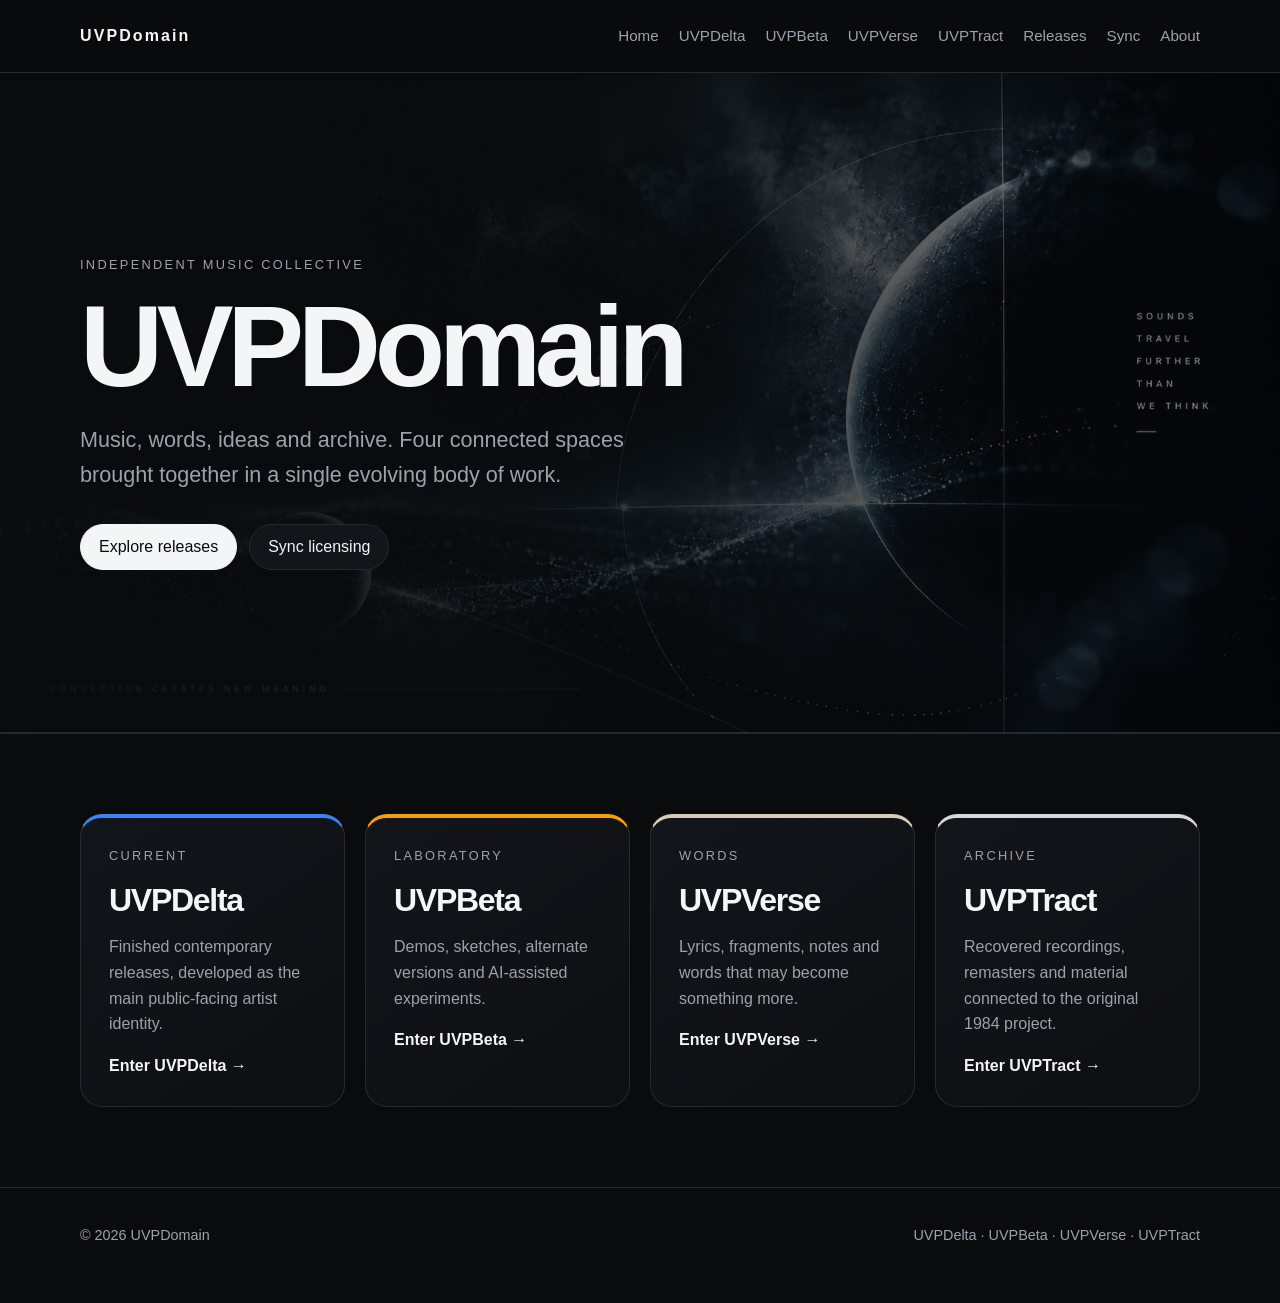
<file: index.html>
<!doctype html>
<html lang="en">
<head>
  <meta charset="utf-8">
  <meta name="viewport" content="width=device-width, initial-scale=1">
  <meta name="description" content="Home — UVPDomain">
  <title>Home | UVPDomain</title>
  <link rel="stylesheet" href="css/style.css">
  <link rel="stylesheet" href="css/hero.css">
</head>
<body>

<header class="site-header">
  <div class="container header-inner">
    <a class="brand" href="index.html" aria-current="page">UVPDomain</a>
    <nav aria-label="Main navigation">
      <a href="index.html">Home</a>
      <a href="delta.html">UVPDelta</a>
      <a href="beta.html">UVPBeta</a>
      <a href="verse.html">UVPVerse</a>
      <a href="tract.html">UVPTract</a>
      <a href="releases.html">Releases</a>
      <a href="sync.html">Sync</a>
      <a href="about.html">About</a>
    </nav>
  </div>
</header>

<main>

<section class="hero">
  <div class="container">
    <div class="eyebrow">Independent music collective</div>
    <h1>UVPDomain</h1>
    <p class="lead">
      Music, words, ideas and archive. Four connected spaces brought
      together in a single evolving body of work.
    </p>

    <div class="actions">
      <a class="button primary" href="releases.html">Explore releases</a>
      <a class="button" href="sync.html">Sync licensing</a>
    </div>
  </div>
</section>

<section class="section">
  <div class="container">
    <div class="grid four">

      <article class="card delta">
        <div class="eyebrow">Current</div>
        <h2>UVPDelta</h2>
        <p>
          Finished contemporary releases, developed as the main
          public-facing artist identity.
        </p>
        <a href="delta.html">Enter UVPDelta →</a>
      </article>

      <article class="card beta">
        <div class="eyebrow">Laboratory</div>
        <h2>UVPBeta</h2>
        <p>
          Demos, sketches, alternate versions and AI-assisted experiments.
        </p>
        <a href="beta.html">Enter UVPBeta →</a>
      </article>

      <article class="card verse">
        <div class="eyebrow">Words</div>
        <h2>UVPVerse</h2>
        <p>
          Lyrics, fragments, notes and words that may become something more.
        </p>
        <a href="verse.html">Enter UVPVerse →</a>
      </article>

      <article class="card tract">
        <div class="eyebrow">Archive</div>
        <h2>UVPTract</h2>
        <p>
          Recovered recordings, remasters and material connected to
          the original 1984 project.
        </p>
        <a href="tract.html">Enter UVPTract →</a>
      </article>

    </div>
  </div>
</section>

</main>

<footer>
  <div class="container footer-inner">
    <span>© 2026 UVPDomain</span>
    <span>UVPDelta · UVPBeta · UVPVerse · UVPTract</span>
  </div>
</footer>

</body>
</html>
</file>
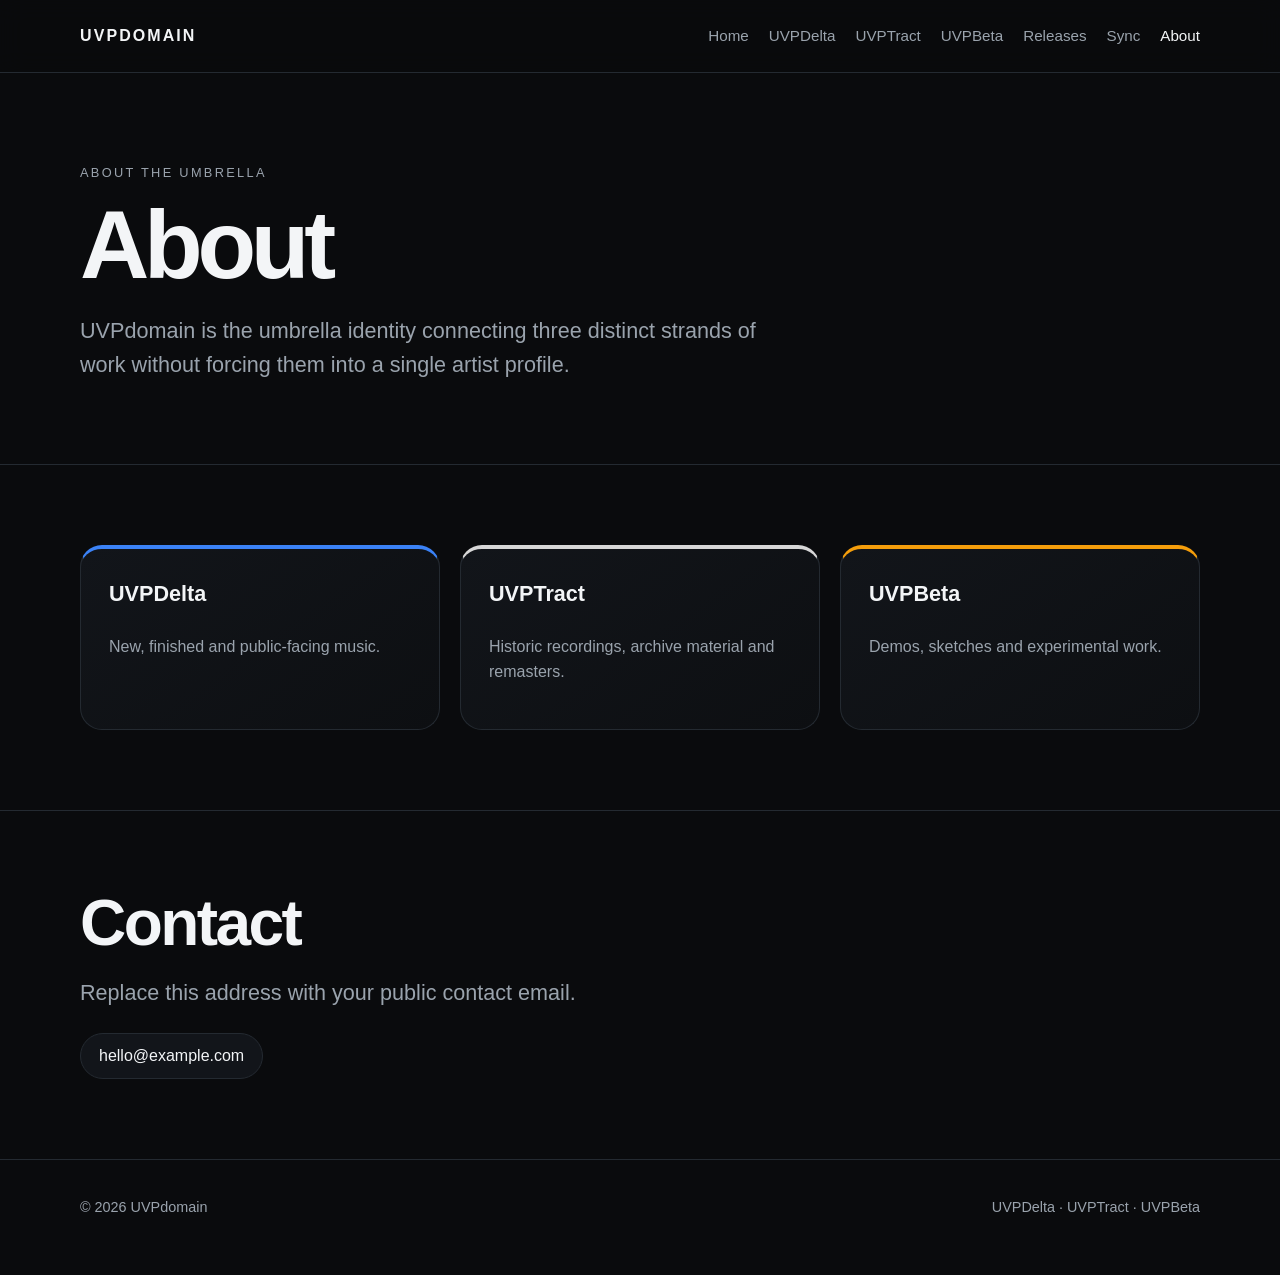
<file: about.html>
<!doctype html>
<html lang="en">
<head>
  <meta charset="utf-8">
  <meta name="viewport" content="width=device-width, initial-scale=1">
  <meta name="description" content="About — UVPdomain">
  <title>About | UVPdomain</title>
  <link rel="stylesheet" href="css/style.css">
</head>
<body>

<header class="site-header">
  <div class="container header-inner">
    <a class="brand" href="index.html">UVPDOMAIN</a>
    <nav aria-label="Main navigation">
      <a href="index.html">Home</a>
      <a href="delta.html">UVPDelta</a>
      <a href="tract.html">UVPTract</a>
      <a href="beta.html">UVPBeta</a>
      <a href="releases.html">Releases</a>
      <a href="sync.html">Sync</a>
      <a href="about.html" aria-current="page">About</a>
    </nav>
  </div>
</header>

<main>

<section class="page-hero">
  <div class="container">
    <div class="eyebrow">About the umbrella</div>
    <h1>About</h1>
    <p class="lead">UVPdomain is the umbrella identity connecting three distinct strands of work without forcing them into a single artist profile.</p>
  </div>
</section>
<section class="section">
  <div class="container grid three">
    <article class="card delta"><h3>UVPDelta</h3><p>New, finished and public-facing music.</p></article>
    <article class="card tract"><h3>UVPTract</h3><p>Historic recordings, archive material and remasters.</p></article>
    <article class="card beta"><h3>UVPBeta</h3><p>Demos, sketches and experimental work.</p></article>
  </div>
</section>
<section class="section">
  <div class="container">
    <h2>Contact</h2>
    <p class="lead">Replace this address with your public contact email.</p>
    <a class="button" href="mailto:hello@example.com">hello@example.com</a>
  </div>
</section>

</main>

<footer>
  <div class="container footer-inner">
    <span>© 2026 UVPdomain</span>
    <span>UVPDelta · UVPTract · UVPBeta</span>
  </div>
</footer>

</body>
</html>
</file>
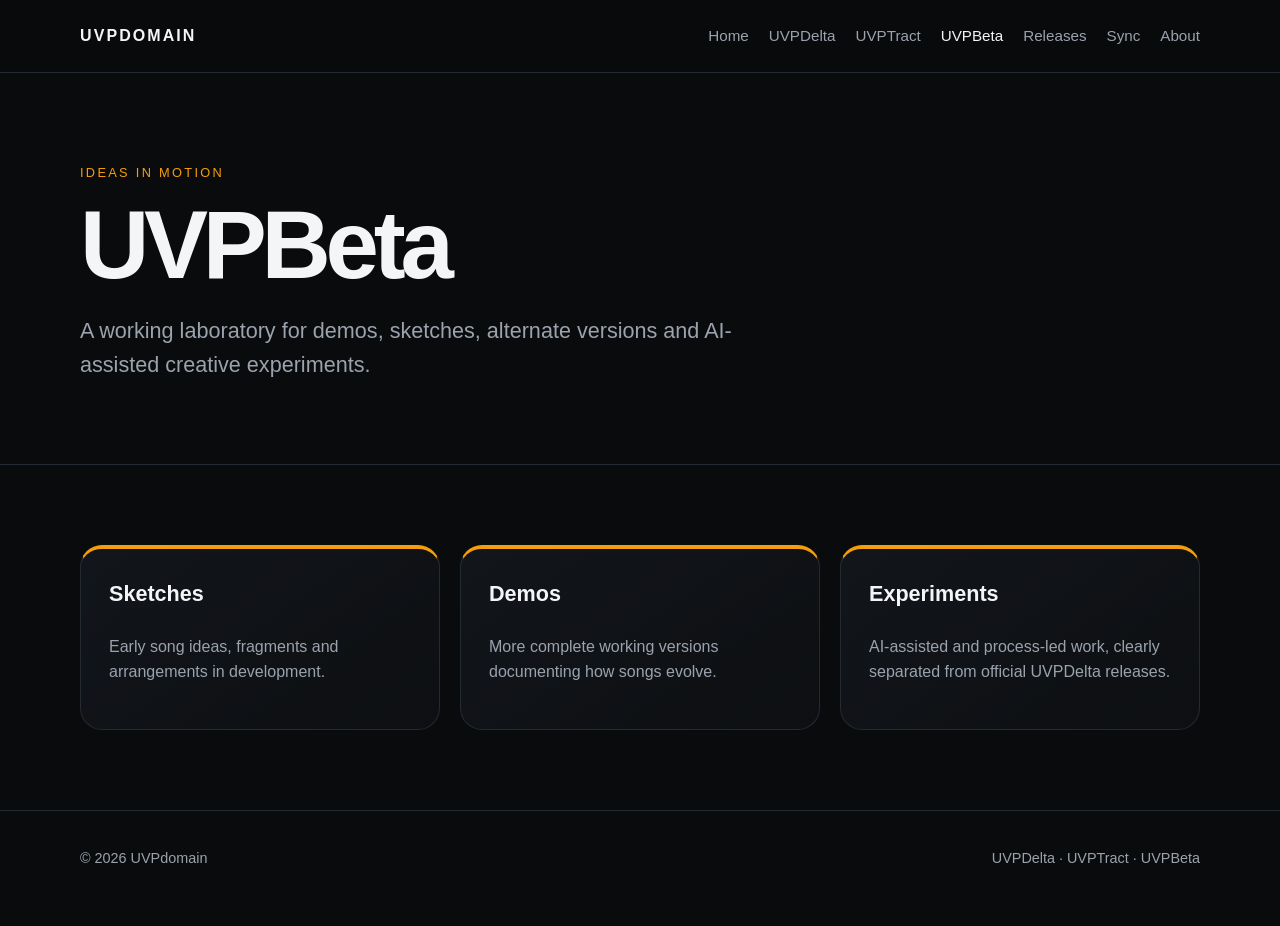
<file: beta.html>
<!doctype html>
<html lang="en">
<head>
  <meta charset="utf-8">
  <meta name="viewport" content="width=device-width, initial-scale=1">
  <meta name="description" content="UVPBeta — UVPdomain">
  <title>UVPBeta | UVPdomain</title>
  <link rel="stylesheet" href="css/style.css">
</head>
<body>

<header class="site-header">
  <div class="container header-inner">
    <a class="brand" href="index.html">UVPDOMAIN</a>
    <nav aria-label="Main navigation">
      <a href="index.html">Home</a>
      <a href="delta.html">UVPDelta</a>
      <a href="tract.html">UVPTract</a>
      <a href="beta.html" aria-current="page">UVPBeta</a>
      <a href="releases.html">Releases</a>
      <a href="sync.html">Sync</a>
      <a href="about.html">About</a>
    </nav>
  </div>
</header>

<main>

<section class="page-hero">
  <div class="container">
    <div class="eyebrow accent-beta">Ideas in motion</div>
    <h1>UVPBeta</h1>
    <p class="lead">A working laboratory for demos, sketches, alternate versions and AI-assisted creative experiments.</p>
  </div>
</section>
<section class="section">
  <div class="container grid three">
    <article class="card beta"><h3>Sketches</h3><p>Early song ideas, fragments and arrangements in development.</p></article>
    <article class="card beta"><h3>Demos</h3><p>More complete working versions documenting how songs evolve.</p></article>
    <article class="card beta"><h3>Experiments</h3><p>AI-assisted and process-led work, clearly separated from official UVPDelta releases.</p></article>
  </div>
</section>

</main>

<footer>
  <div class="container footer-inner">
    <span>© 2026 UVPdomain</span>
    <span>UVPDelta · UVPTract · UVPBeta</span>
  </div>
</footer>

</body>
</html>
</file>
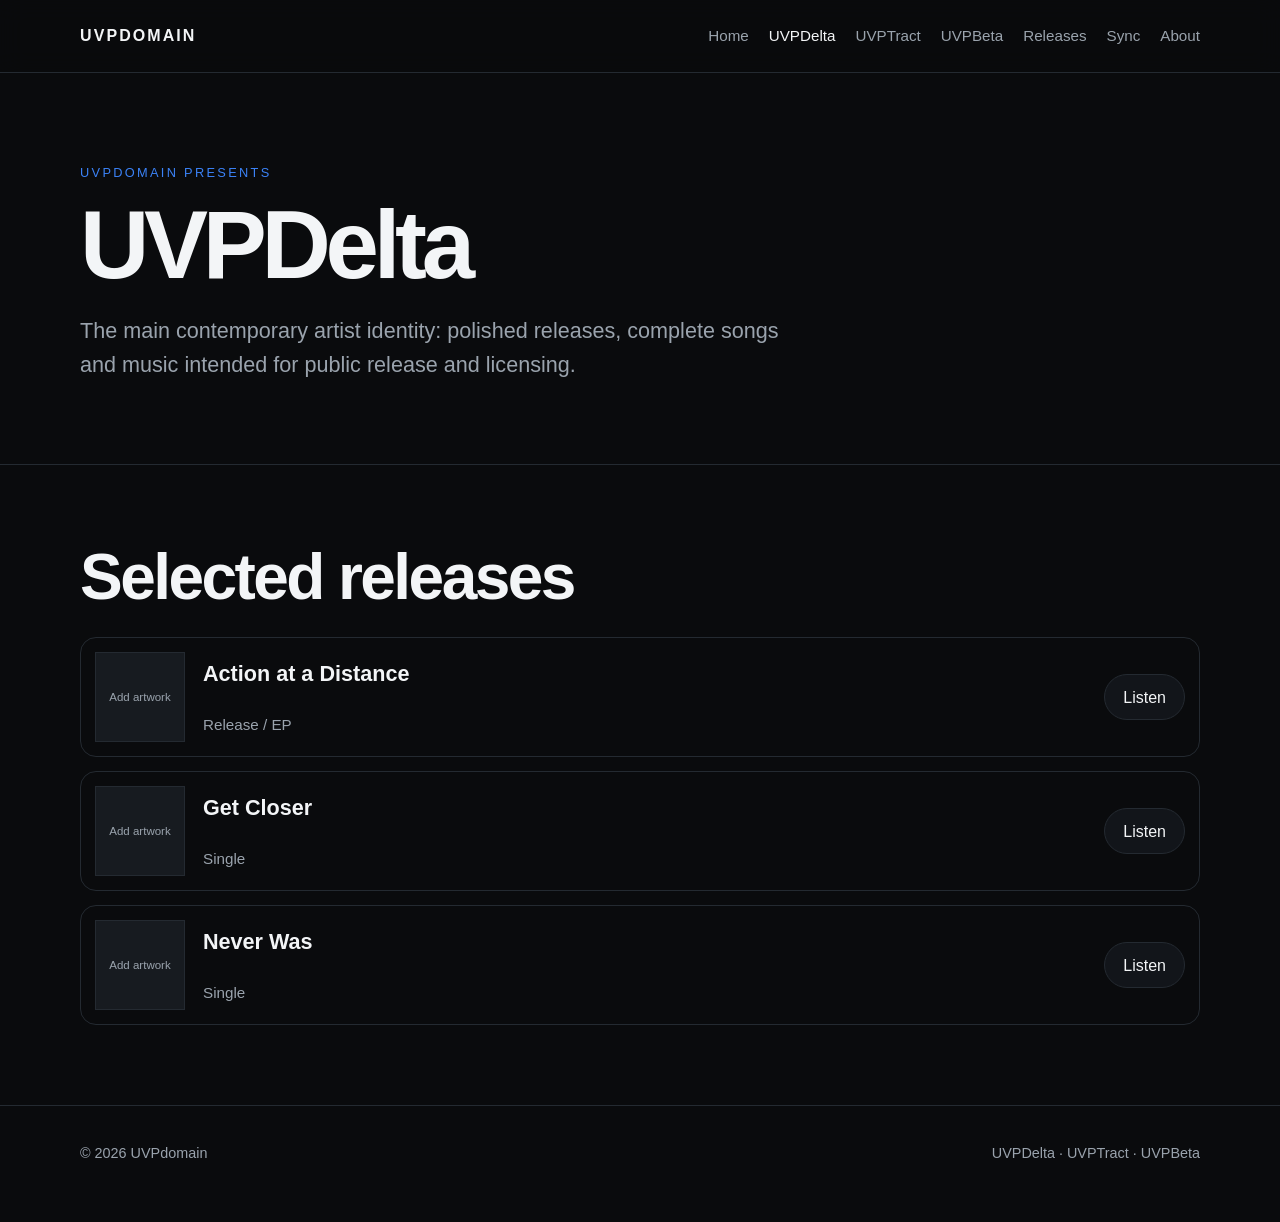
<file: delta.html>
<!doctype html>
<html lang="en">
<head>
  <meta charset="utf-8">
  <meta name="viewport" content="width=device-width, initial-scale=1">
  <meta name="description" content="UVPDelta — UVPdomain">
  <title>UVPDelta | UVPdomain</title>
  <link rel="stylesheet" href="css/style.css">
</head>
<body>

<header class="site-header">
  <div class="container header-inner">
    <a class="brand" href="index.html">UVPDOMAIN</a>
    <nav aria-label="Main navigation">
      <a href="index.html">Home</a>
      <a href="delta.html" aria-current="page">UVPDelta</a>
      <a href="tract.html">UVPTract</a>
      <a href="beta.html">UVPBeta</a>
      <a href="releases.html">Releases</a>
      <a href="sync.html">Sync</a>
      <a href="about.html">About</a>
    </nav>
  </div>
</header>

<main>

<section class="page-hero">
  <div class="container">
    <div class="eyebrow accent-delta">UVPdomain presents</div>
    <h1>UVPDelta</h1>
    <p class="lead">The main contemporary artist identity: polished releases, complete songs and music intended for public release and licensing.</p>
  </div>
</section>
<section class="section">
  <div class="container">
    <h2>Selected releases</h2>
    <div class="release-list">
      <article class="release">
        <div class="artwork-placeholder">Add artwork</div>
        <div><h3>Action at a Distance</h3><div class="meta">Release / EP</div></div>
        <a class="button" href="#">Listen</a>
      </article>
      <article class="release">
        <div class="artwork-placeholder">Add artwork</div>
        <div><h3>Get Closer</h3><div class="meta">Single</div></div>
        <a class="button" href="#">Listen</a>
      </article>
      <article class="release">
        <div class="artwork-placeholder">Add artwork</div>
        <div><h3>Never Was</h3><div class="meta">Single</div></div>
        <a class="button" href="#">Listen</a>
      </article>
    </div>
  </div>
</section>

</main>

<footer>
  <div class="container footer-inner">
    <span>© 2026 UVPdomain</span>
    <span>UVPDelta · UVPTract · UVPBeta</span>
  </div>
</footer>

</body>
</html>
</file>
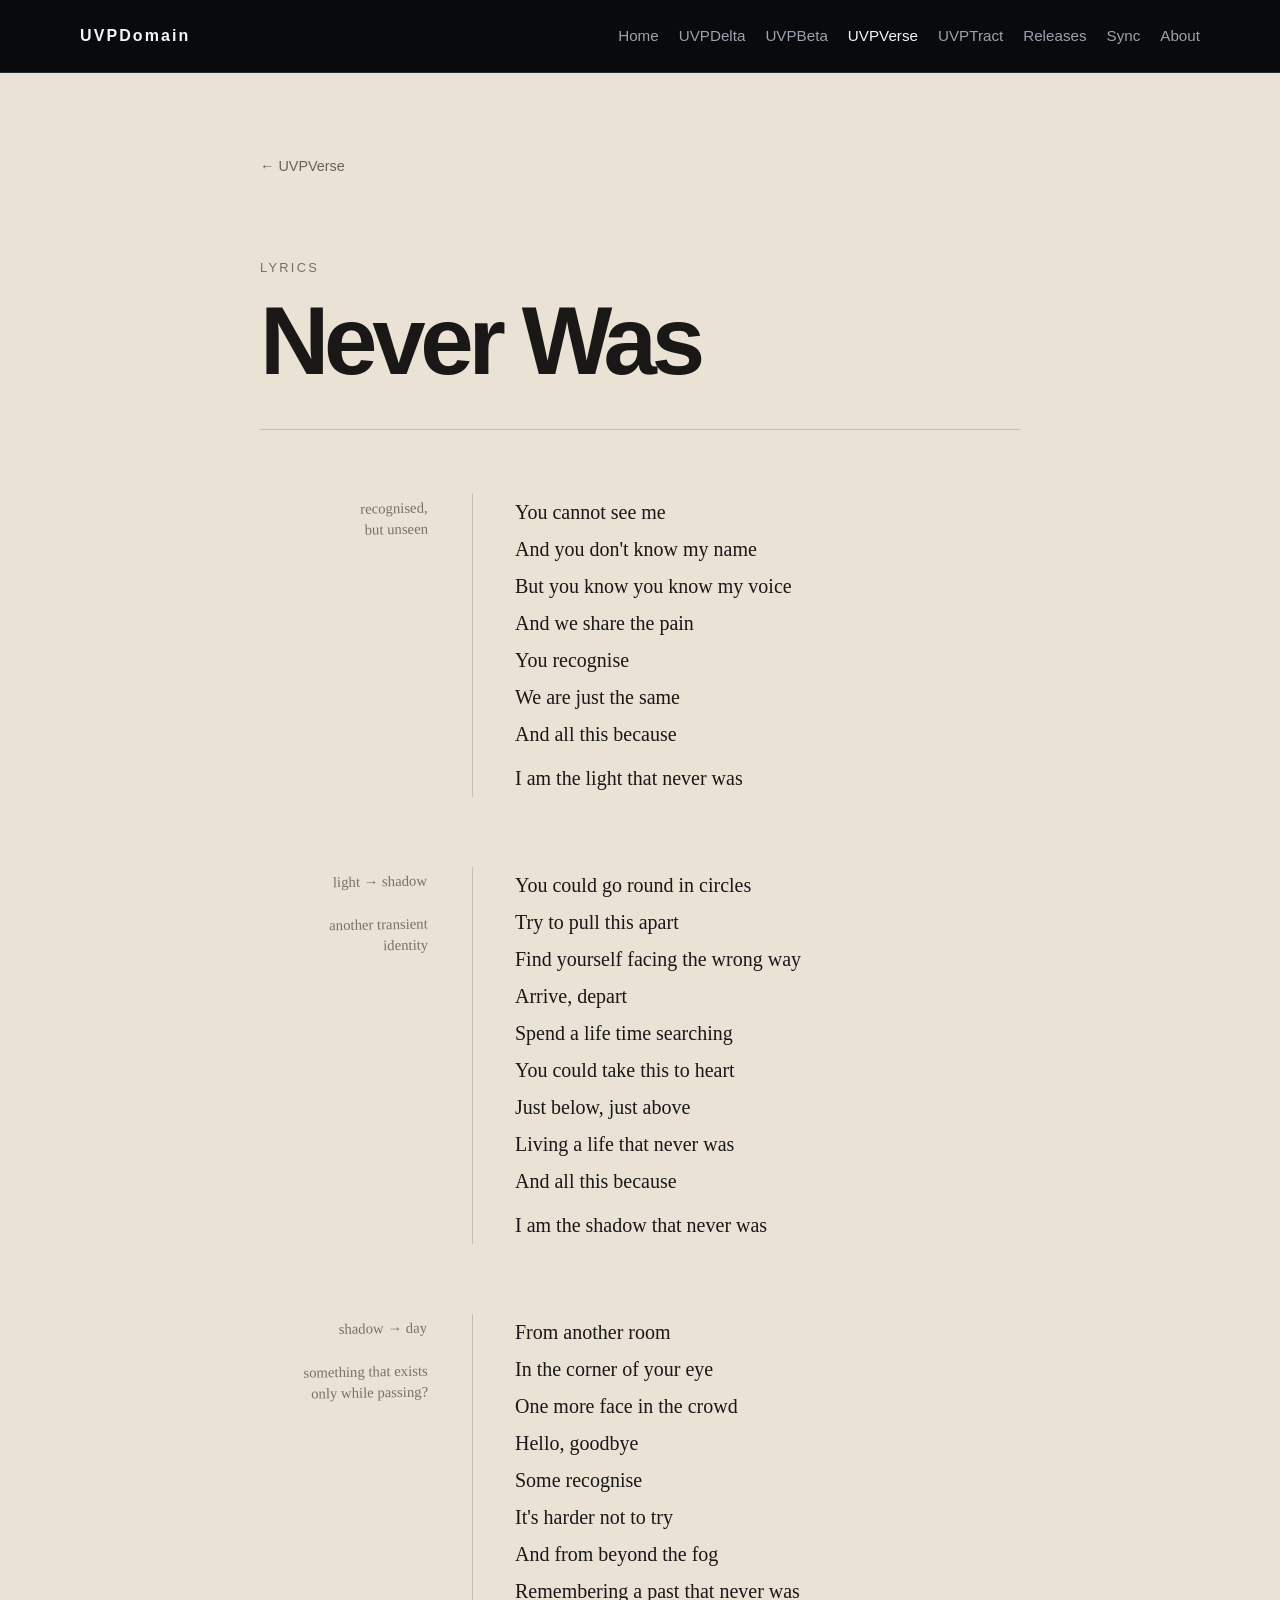
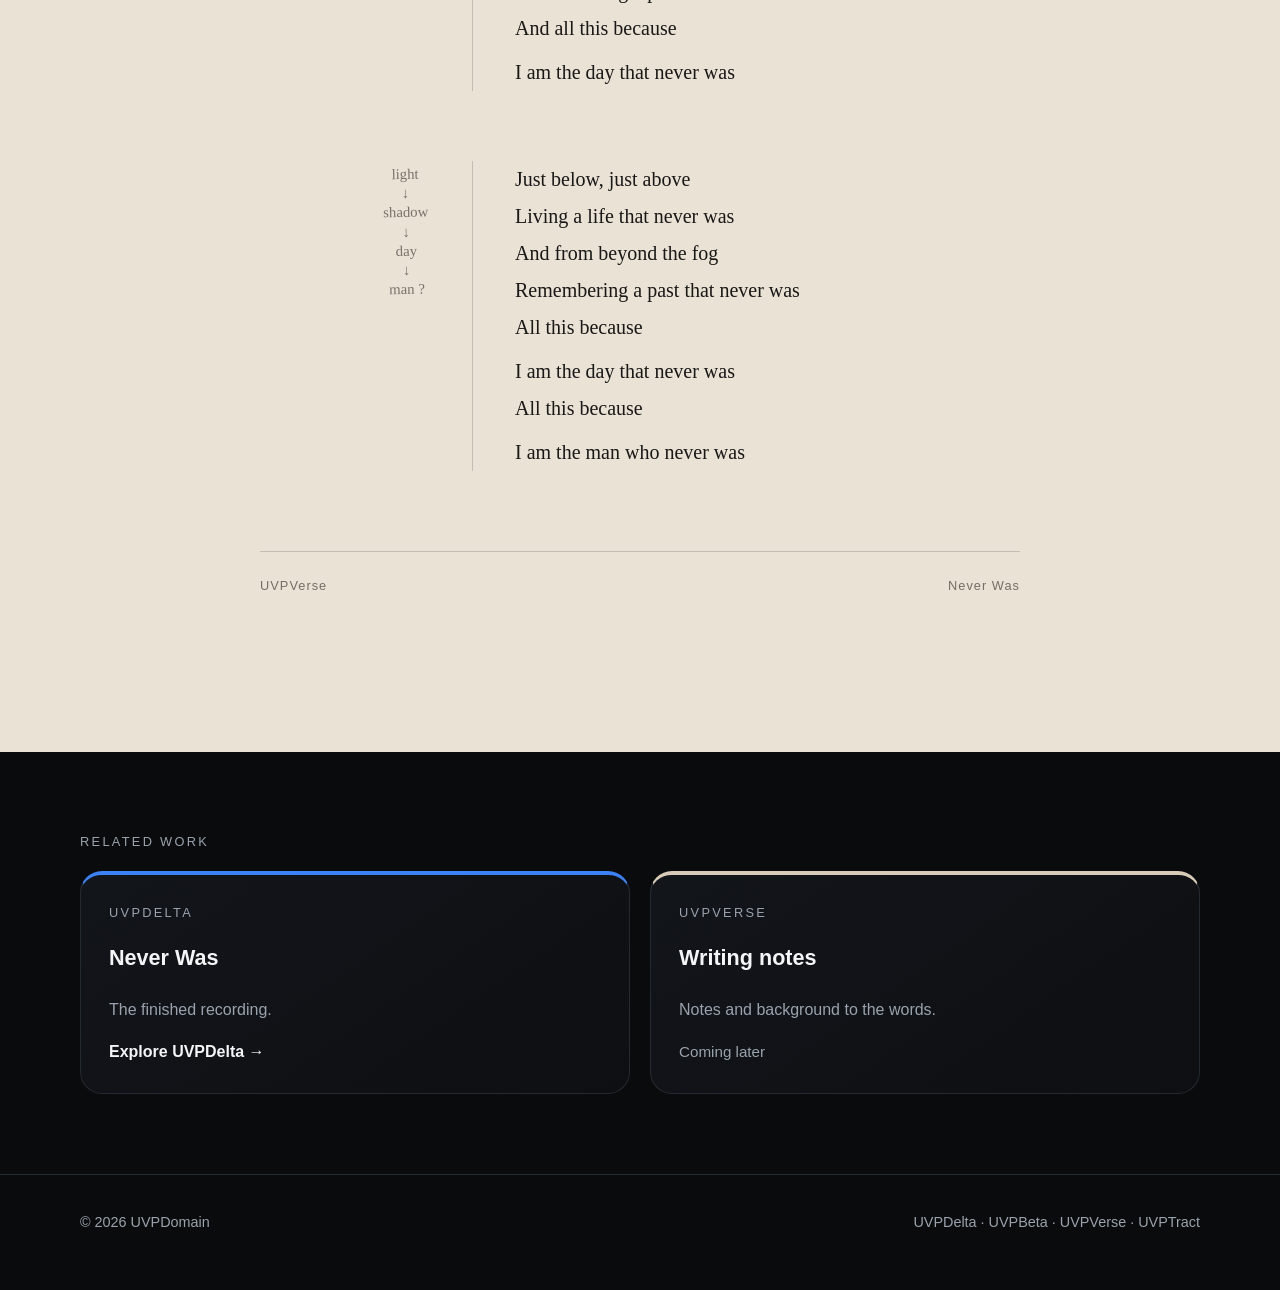
<file: never-was.html>
<!doctype html>
<html lang="en">
<head>
  <meta charset="utf-8">
  <meta name="viewport" content="width=device-width, initial-scale=1">
  <meta name="description" content="Never Was — lyrics | UVPVerse">
  <title>Never Was | UVPVerse</title>
  <link rel="stylesheet" href="css/style.css">
</head>

<body>

<header class="site-header">
  <div class="container header-inner">
    <a class="brand" href="index.html">UVPDomain</a>

    <nav aria-label="Main navigation">
      <a href="index.html">Home</a>
      <a href="delta.html">UVPDelta</a>
      <a href="beta.html">UVPBeta</a>
      <a href="verse.html" aria-current="page">UVPVerse</a>
      <a href="tract.html">UVPTract</a>
      <a href="releases.html">Releases</a>
      <a href="sync.html">Sync</a>
      <a href="about.html">About</a>
    </nav>
  </div>
</header>

<main class="verse-document">

  <section class="verse-paper">
    <div class="verse-paper-inner">

      <a class="verse-back" href="verse.html">← UVPVerse</a>

      <header class="lyric-header">
        <div class="eyebrow">Lyrics</div>
        <h1>Never Was</h1>
      </header>

<article class="annotated-lyrics">

  <div class="annotated-stanza">
    <aside class="margin-note">
      <p>
        recognised,<br>
        but unseen
      </p>
    </aside>

    <p class="lyric-stanza">
      You cannot see me<br>
      And you don't know my name<br>
      But you know you know my voice<br>
      And we share the pain<br>
      You recognise<br>
      We are just the same<br>
      And all this because<br>
      <span class="anchor-line">I am the light that never was</span>
    </p>
  </div>


  <div class="annotated-stanza">
    <aside class="margin-note">
      <p>
        light → shadow<br><br>
        another transient<br>
        identity
      </p>
    </aside>

    <p class="lyric-stanza">
      You could go round in circles<br>
      Try to pull this apart<br>
      Find yourself facing the wrong way<br>
      Arrive, depart<br>
      Spend a life time searching<br>
      You could take this to heart<br>
      Just below, just above<br>
      Living a life that never was<br>
      And all this because<br>
      <span class="anchor-line">I am the shadow that never was</span>
    </p>
  </div>


  <div class="annotated-stanza">
    <aside class="margin-note">
      <p>
        shadow → day<br><br>
        something that exists<br>
        only while passing?
      </p>
    </aside>

    <p class="lyric-stanza">
      From another room<br>
      In the corner of your eye<br>
      One more face in the crowd<br>
      Hello, goodbye<br>
      Some recognise<br>
      It's harder not to try<br>
      And from beyond the fog<br>
      Remembering a past that never was<br>
      And all this because<br>
      <span class="anchor-line">I am the day that never was</span>
    </p>
  </div>


  <div class="annotated-stanza">
    <aside class="margin-note">
      <p class="margin-sequence">
        light<br>
        ↓<br>
        shadow<br>
        ↓<br>
        day<br>
        ↓<br>
        man ?
      </p>
    </aside>

    <p class="lyric-stanza">
      Just below, just above<br>
      Living a life that never was<br>
      And from beyond the fog<br>
      Remembering a past that never was<br>
      All this because<br>
      <span class="anchor-line">I am the day that never was</span><br>
      All this because<br>
      <span class="anchor-line">I am the man who never was</span>
    </p>
  </div>

</article>

      <footer class="lyric-footer">
        <span>UVPVerse</span>
        <span>Never Was</span>
      </footer>

    </div>
  </section>


  <section class="verse-related">
    <div class="container">

      <div class="eyebrow">Related work</div>

      <div class="grid two">

        <article class="card delta">
          <div class="eyebrow">UVPDelta</div>
          <h3>Never Was</h3>
          <p>The finished recording.</p>
          <a href="delta.html">Explore UVPDelta →</a>
        </article>

        <article class="card verse">
          <div class="eyebrow">UVPVerse</div>
          <h3>Writing notes</h3>
          <p>Notes and background to the words.</p>
          <span class="meta">Coming later</span>
        </article>

      </div>

    </div>
  </section>

</main>

<footer>
  <div class="container footer-inner">
    <span>© 2026 UVPDomain</span>
    <span>UVPDelta · UVPBeta · UVPVerse · UVPTract</span>
  </div>
</footer>

</body>
</html>
</file>
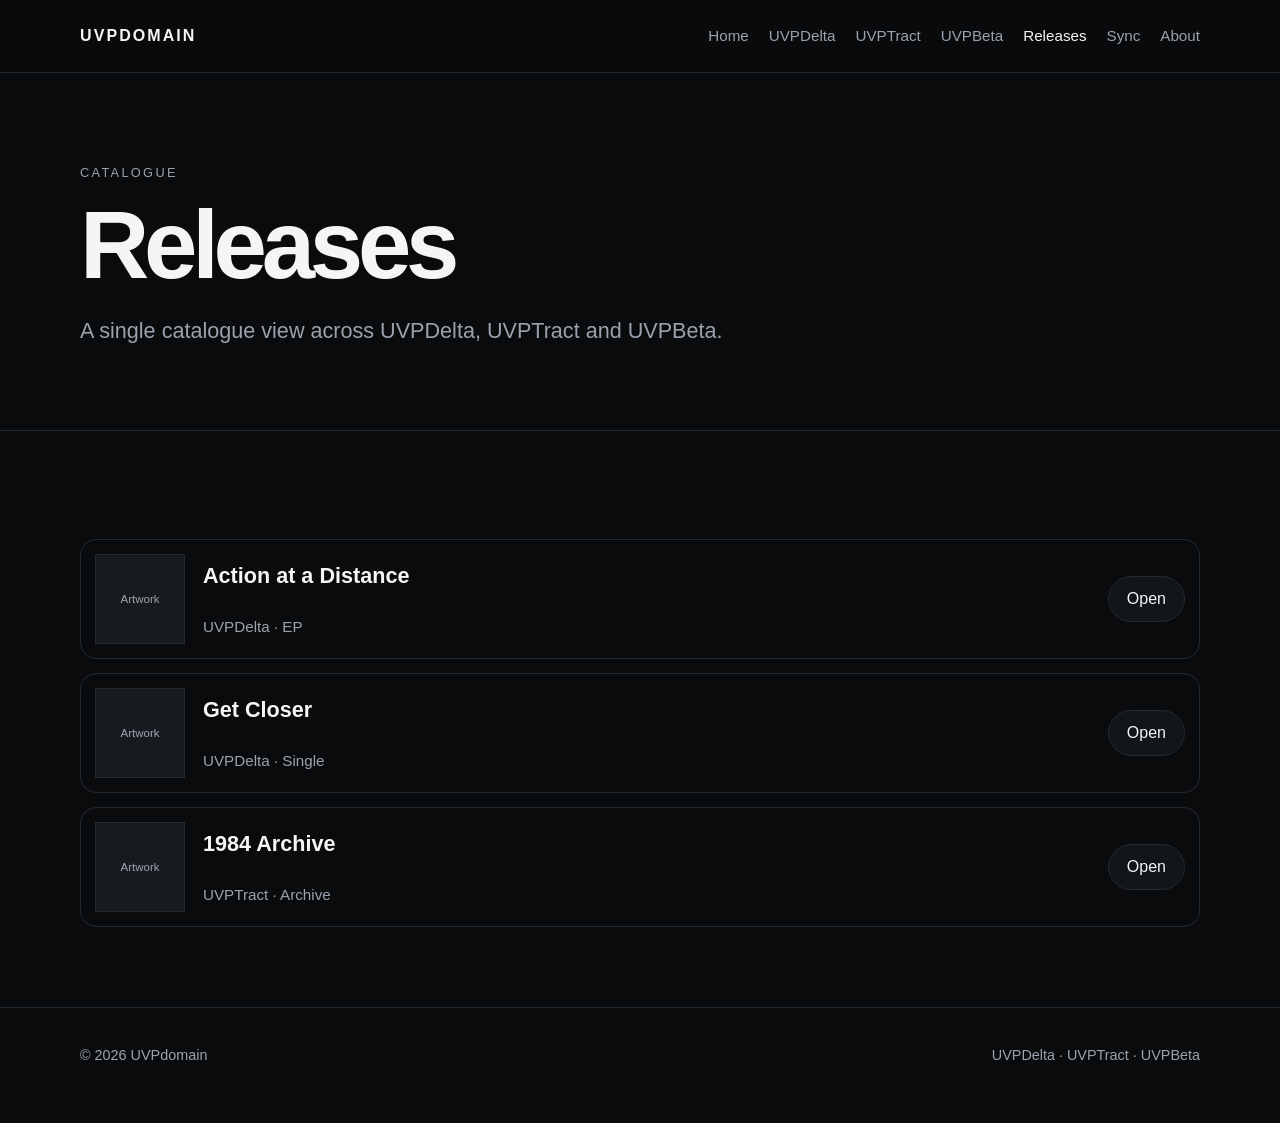
<file: releases.html>
<!doctype html>
<html lang="en">
<head>
  <meta charset="utf-8">
  <meta name="viewport" content="width=device-width, initial-scale=1">
  <meta name="description" content="Releases — UVPdomain">
  <title>Releases | UVPdomain</title>
  <link rel="stylesheet" href="css/style.css">
</head>
<body>

<header class="site-header">
  <div class="container header-inner">
    <a class="brand" href="index.html">UVPDOMAIN</a>
    <nav aria-label="Main navigation">
      <a href="index.html">Home</a>
      <a href="delta.html">UVPDelta</a>
      <a href="tract.html">UVPTract</a>
      <a href="beta.html">UVPBeta</a>
      <a href="releases.html" aria-current="page">Releases</a>
      <a href="sync.html">Sync</a>
      <a href="about.html">About</a>
    </nav>
  </div>
</header>

<main>

<section class="page-hero">
  <div class="container">
    <div class="eyebrow">Catalogue</div>
    <h1>Releases</h1>
    <p class="lead">A single catalogue view across UVPDelta, UVPTract and UVPBeta.</p>
  </div>
</section>
<section class="section">
  <div class="container">
    <div class="release-list">
      <article class="release">
        <div class="artwork-placeholder">Artwork</div>
        <div><h3>Action at a Distance</h3><div class="meta">UVPDelta · EP</div></div>
        <a class="button" href="#">Open</a>
      </article>
      <article class="release">
        <div class="artwork-placeholder">Artwork</div>
        <div><h3>Get Closer</h3><div class="meta">UVPDelta · Single</div></div>
        <a class="button" href="#">Open</a>
      </article>
      <article class="release">
        <div class="artwork-placeholder">Artwork</div>
        <div><h3>1984 Archive</h3><div class="meta">UVPTract · Archive</div></div>
        <a class="button" href="#">Open</a>
      </article>
    </div>
  </div>
</section>

</main>

<footer>
  <div class="container footer-inner">
    <span>© 2026 UVPdomain</span>
    <span>UVPDelta · UVPTract · UVPBeta</span>
  </div>
</footer>

</body>
</html>
</file>
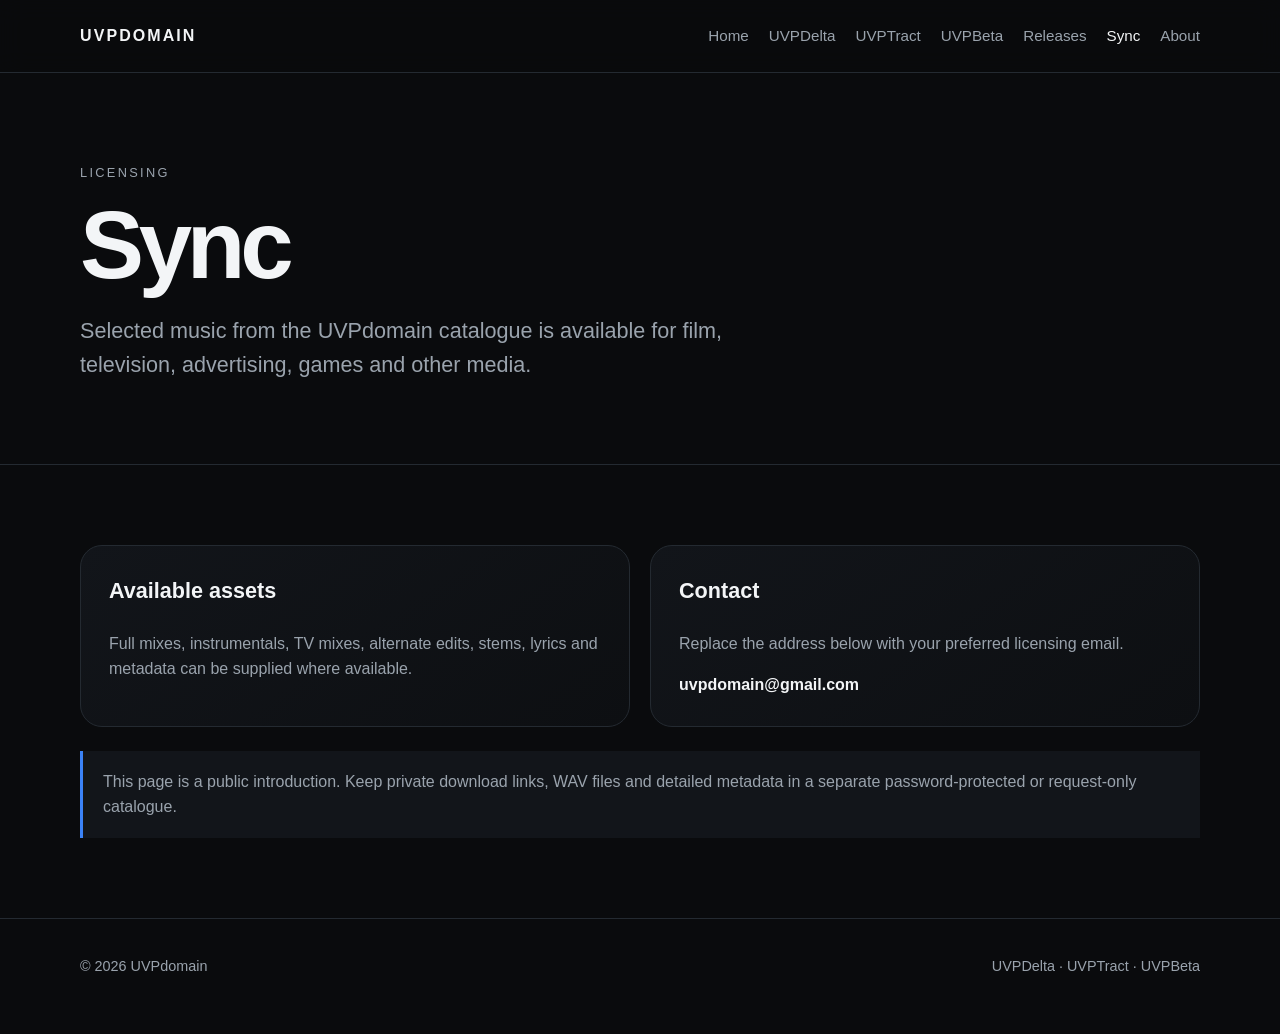
<file: sync.html>
<!doctype html>
<html lang="en">
<head>
  <meta charset="utf-8">
  <meta name="viewport" content="width=device-width, initial-scale=1">
  <meta name="description" content="Sync Licensing — UVPdomain">
  <title>Sync Licensing | UVPdomain</title>
  <link rel="stylesheet" href="css/style.css">
</head>
<body>

<header class="site-header">
  <div class="container header-inner">
    <a class="brand" href="index.html">UVPDOMAIN</a>
    <nav aria-label="Main navigation">
      <a href="index.html">Home</a>
      <a href="delta.html">UVPDelta</a>
      <a href="tract.html">UVPTract</a>
      <a href="beta.html">UVPBeta</a>
      <a href="releases.html">Releases</a>
      <a href="sync.html" aria-current="page">Sync</a>
      <a href="about.html">About</a>
    </nav>
  </div>
</header>

<main>

<section class="page-hero">
  <div class="container">
    <div class="eyebrow">Licensing</div>
    <h1>Sync</h1>
    <p class="lead">Selected music from the UVPdomain catalogue is available for film, television, advertising, games and other media.</p>
  </div>
</section>
<section class="section">
  <div class="container grid two">
    <article class="card">
      <h3>Available assets</h3>
      <p>Full mixes, instrumentals, TV mixes, alternate edits, stems, lyrics and metadata can be supplied where available.</p>
    </article>
    <article class="card">
      <h3>Contact</h3>
      <p>Replace the address below with your preferred licensing email.</p>
      <a href="mailto:licensing@example.com">uvpdomain@gmail.com</a>
    </article>
  </div>
  <div class="container" style="margin-top:24px">
    <div class="notice">This page is a public introduction. Keep private download links, WAV files and detailed metadata in a separate password-protected or request-only catalogue.</div>
  </div>
</section>

</main>

<footer>
  <div class="container footer-inner">
    <span>© 2026 UVPdomain</span>
    <span>UVPDelta · UVPTract · UVPBeta</span>
  </div>
</footer>

</body>
</html>
</file>
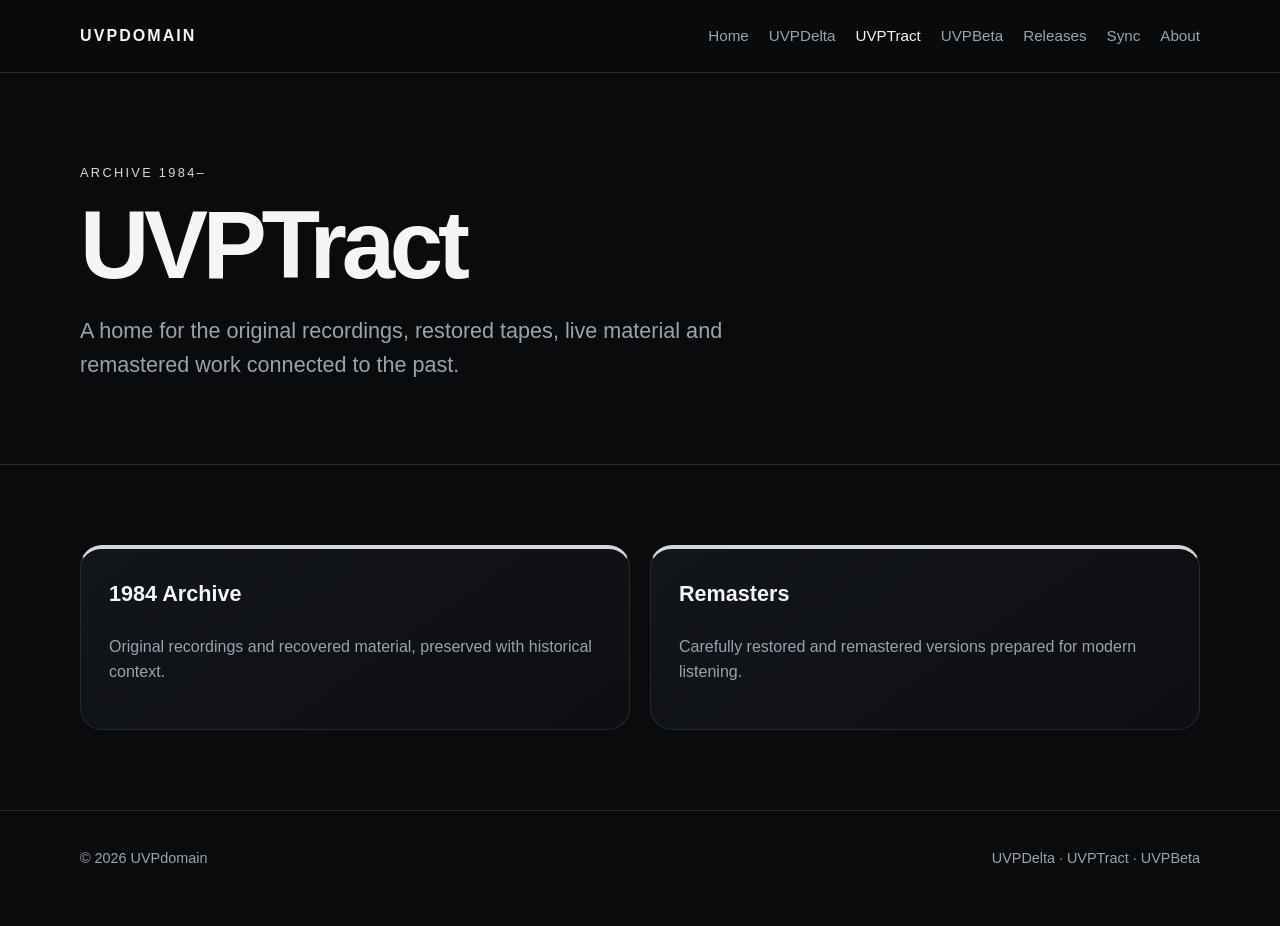
<file: tract.html>
<!doctype html>
<html lang="en">
<head>
  <meta charset="utf-8">
  <meta name="viewport" content="width=device-width, initial-scale=1">
  <meta name="description" content="UVPTract — UVPdomain">
  <title>UVPTract | UVPdomain</title>
  <link rel="stylesheet" href="css/style.css">
</head>
<body>

<header class="site-header">
  <div class="container header-inner">
    <a class="brand" href="index.html">UVPDOMAIN</a>
    <nav aria-label="Main navigation">
      <a href="index.html">Home</a>
      <a href="delta.html">UVPDelta</a>
      <a href="tract.html" aria-current="page">UVPTract</a>
      <a href="beta.html">UVPBeta</a>
      <a href="releases.html">Releases</a>
      <a href="sync.html">Sync</a>
      <a href="about.html">About</a>
    </nav>
  </div>
</header>

<main>

<section class="page-hero">
  <div class="container">
    <div class="eyebrow accent-tract">Archive 1984–</div>
    <h1>UVPTract</h1>
    <p class="lead">A home for the original recordings, restored tapes, live material and remastered work connected to the past.</p>
  </div>
</section>
<section class="section">
  <div class="container grid two">
    <article class="card tract"><h3>1984 Archive</h3><p>Original recordings and recovered material, preserved with historical context.</p></article>
    <article class="card tract"><h3>Remasters</h3><p>Carefully restored and remastered versions prepared for modern listening.</p></article>
  </div>
</section>

</main>

<footer>
  <div class="container footer-inner">
    <span>© 2026 UVPdomain</span>
    <span>UVPDelta · UVPTract · UVPBeta</span>
  </div>
</footer>

</body>
</html>
</file>
<file: css/style.css>
:root {
  --bg: #0a0b0d;
  --panel: #12151a;
  --text: #f3f5f7;
  --muted: #9aa3ad;
  --line: #242a31;
  --delta: #3b82f6;
  --tract: #d7d7d7;
  --beta: #f59e0b;
  --verse: #d8cbb8;
  --max: 1120px;
}

* { box-sizing: border-box; }

html { scroll-behavior: smooth; }

body {
  margin: 0;
  background: var(--bg);
  color: var(--text);
  font-family: Inter, Arial, Helvetica, sans-serif;
  line-height: 1.6;
}

a { color: inherit; }

img {
  max-width: 100%;
  display: block;
}

.container {
  width: min(calc(100% - 40px), var(--max));
  margin: 0 auto;
}

.site-header {
  position: sticky;
  top: 0;
  z-index: 20;
  background: rgba(10, 11, 13, .92);
  backdrop-filter: blur(12px);
  border-bottom: 1px solid var(--line);
}

.header-inner {
  min-height: 72px;
  display: flex;
  align-items: center;
  justify-content: space-between;
  gap: 24px;
}

.brand {
  text-decoration: none;
  font-weight: 800;
  letter-spacing: .13em;
}

nav {
  display: flex;
  gap: 20px;
  flex-wrap: wrap;
}

nav a {
  color: var(--muted);
  text-decoration: none;
  font-size: .95rem;
}

nav a:hover,
nav a[aria-current="page"] {
  color: var(--text);
}

.hero {
  min-height: 70vh;
  display: grid;
  align-items: center;
  padding: 90px 0 70px;
}

.eyebrow {
  text-transform: uppercase;
  letter-spacing: .18em;
  font-size: .8rem;
  color: var(--muted);
  margin-bottom: 18px;
}

h1 {
  font-size: clamp(3.2rem, 9vw, 7.8rem);
  line-height: .92;
  letter-spacing: -.055em;
  margin: 0 0 24px;
}

h2 {
  font-size: clamp(2rem, 5vw, 4rem);
  line-height: 1;
  letter-spacing: -.04em;
  margin: 0 0 18px;
}

h3 {
  margin-top: 0;
  font-size: 1.35rem;
}

.lead {
  max-width: 720px;
  color: var(--muted);
  font-size: clamp(1.05rem, 2vw, 1.35rem);
}

.actions {
  display: flex;
  gap: 12px;
  flex-wrap: wrap;
  margin-top: 32px;
}

.button {
  display: inline-flex;
  align-items: center;
  justify-content: center;
  min-height: 46px;
  padding: 0 18px;
  border: 1px solid var(--line);
  border-radius: 999px;
  text-decoration: none;
  background: var(--panel);
}

.button:hover {
  border-color: #555f6b;
}

.button.primary {
  background: var(--text);
  color: var(--bg);
  border-color: var(--text);
}

.section {
  padding: 80px 0;
  border-top: 1px solid var(--line);
}

.grid {
  display: grid;
  gap: 20px;
}

.grid.four {
  grid-template-columns: repeat(4, minmax(0, 1fr));
}

.grid.four .card h2 {
  font-size: 2rem;
  line-height: 1;
  letter-spacing: -.04em;
  white-space: nowrap;
}

.grid.three {
  grid-template-columns: repeat(3, minmax(0, 1fr));
}

.grid.two {
  grid-template-columns: repeat(2, minmax(0, 1fr));
}

.card {
  border: 1px solid var(--line);
  border-radius: 22px;
  padding: 28px;
  background: linear-gradient(145deg, #12151a, #0d0f12);
}

.card p { color: var(--muted); }

.card.delta { border-top: 4px solid var(--delta); }
.card.tract { border-top: 4px solid var(--tract); }
.card.beta { border-top: 4px solid var(--beta); }
.card.verse { border-top: 4px solid var(--verse); }

.card a {
  text-decoration: none;
  font-weight: 700;
}

.release-list {
  display: grid;
  gap: 14px;
  margin-top: 28px;
}

.release {
  display: grid;
  grid-template-columns: 90px 1fr auto;
  align-items: center;
  gap: 18px;
  padding: 14px;
  border: 1px solid var(--line);
  border-radius: 16px;
}

.artwork-placeholder {
  aspect-ratio: 1;
  display: grid;
  place-items: center;
  background: #171b20;
  border: 1px solid var(--line);
  color: var(--muted);
  font-size: .72rem;
  text-align: center;
  padding: 8px;
}

.meta {
  color: var(--muted);
  font-size: .95rem;
}

.page-hero {
  padding: 90px 0 60px;
}

.page-hero h1 {
  font-size: clamp(3rem, 8vw, 6rem);
}

.accent-delta { color: var(--delta); }
.accent-tract { color: var(--tract); }
.accent-beta { color: var(--beta); }
.accent-verse { color: var(--verse); }

.notice {
  border-left: 3px solid var(--delta);
  background: var(--panel);
  padding: 18px 20px;
  color: var(--muted);
}

footer {
  padding: 36px 0 56px;
  border-top: 1px solid var(--line);
  color: var(--muted);
  font-size: .9rem;
}

.footer-inner {
  display: flex;
  justify-content: space-between;
  gap: 20px;
  flex-wrap: wrap;
}

/* UVPVerse */

.verse-title {
  margin-bottom: 2.25rem;
}

.verse-list {
  border-top: 1px solid var(--line);
  margin-top: 28px;
}

.verse-entry {
  display: flex;
  align-items: center;
  justify-content: space-between;
  gap: 30px;
  padding: 24px 4px;
  border-bottom: 1px solid var(--line);
  text-decoration: none;
  transition: padding .2s ease, background .2s ease;
}

.verse-entry:hover {
  padding-left: 14px;
}

.verse-entry h3 {
  margin: 0 0 3px;
  font-size: 1.3rem;
}

.verse-entry span {
  color: var(--muted);
  font-size: .9rem;
}

.verse-entry .verse-arrow {
  color: var(--verse);
  font-size: 1.25rem;
}

/* UVPVerse document */

.verse-document {
  background: var(--bg);
}

.verse-paper {
  background: #e9e2d5;
  color: #191817;
  padding: 80px 20px 100px;
}

.verse-paper-inner {
  width: min(100%, 760px);
  margin: 0 auto;
}

.verse-back {
  display: inline-block;
  margin-bottom: 80px;
  color: #68625b;
  text-decoration: none;
  font-size: .9rem;
}

.verse-back:hover {
  color: #191817;
}

.lyric-header {
  padding-bottom: 44px;
  border-bottom: 1px solid rgba(25, 24, 23, .18);
}

.lyric-header .eyebrow {
  color: #746e66;
}

.lyric-header h1 {
  color: #191817;
  font-size: clamp(3.2rem, 8vw, 6rem);
  margin-bottom: 0;
}

.lyric-footer {
  display: grid;
  grid-template-columns: 1fr 1fr;
  gap: 20px;
  padding-top: 24px;
  border-top: 1px solid rgba(25, 24, 23, .18);
  color: #746e66;
  font-size: .8rem;
  letter-spacing: .08em;
}

.lyric-footer span:last-child {
  text-align: right;
}

/* Annotated lyrics */

.annotated-lyrics {
  padding: 64px 0 80px;
}

.annotated-stanza {
  display: grid;
  grid-template-columns: 170px minmax(0, 1fr);
  column-gap: 42px;
  margin-bottom: 70px;
}

.annotated-stanza:last-child {
  margin-bottom: 0;
}

.lyric-stanza {
  margin: 0;
  padding-left: 42px;
  border-left: 1px solid rgba(25, 24, 23, .18);
  font-family: Georgia, "Times New Roman", serif;
  font-size: clamp(1.08rem, 1.8vw, 1.25rem);
  line-height: 1.85;
}

.anchor-line {
  display: inline-block;
  margin-top: .35em;
}

.margin-note {
  padding-top: .35em;
  color: #77716a;
  text-align: right;
  font-family: "Bradley Hand", "Segoe Print", "Comic Sans MS", cursive;
  font-size: .92rem;
  line-height: 1.45;
  transform: rotate(-1deg);
}

.margin-note p {
  margin: 0;
}

.margin-sequence {
  display: inline-block;
  text-align: center;
  line-height: 1.3;
}

.verse-related {
  padding: 80px 0;
}

@media (max-width: 1000px) {
  .grid.four {
    grid-template-columns: repeat(2, minmax(0, 1fr));
  }
}

@media (max-width: 760px) {
  .header-inner {
    align-items: flex-start;
    padding: 18px 0;
    flex-direction: column;    
  }

  nav { gap: 14px; }

  .hero { min-height: auto; }

  .grid.four,
  .grid.three,
  .grid.two {
    grid-template-columns: 1fr;
  }

  .release {
    grid-template-columns: 70px 1fr;
  }

  .release .button {
    grid-column: 1 / -1;
  }

    .annotated-stanza {
    display: block;
    margin-bottom: 60px;
  }

  .lyric-stanza {
    padding-left: 0;
    border-left: 0;
  }

  .margin-note {
    margin: 0 0 20px;
    padding: 0 0 12px;
    border-bottom: 1px solid rgba(25, 24, 23, .15);
    text-align: left;
    transform: rotate(-1deg);
  }

  .margin-note::before {
    content: "✎ ";
  }

  .margin-sequence {
    text-align: left;
  }
}
</file>
<file: css/hero.css>
/* UVPDomain home page hero */

.hero {
  position: relative;
  min-height: 660px;

  display: flex;
  align-items: center;

  background-image:
    linear-gradient(
      90deg,
      rgba(9, 11, 13, 0.96) 0%,
      rgba(9, 11, 13, 0.88) 40%,
      rgba(9, 11, 13, 0.68) 70%,
      rgba(9, 11, 13, 0.40) 100%
    ),
    url("../images/uvpdomain-action-at-a-distance.png");

  background-size: cover;
  background-position: center center;
  background-repeat: no-repeat;

  border-bottom: 1px solid var(--line);
}

.hero .container {
  position: relative;
  z-index: 1;
}

.hero .lead {
  max-width: 580px;
}

/* =========================
   UVPVERSE HERO
   ========================= */

.verse-hero {
  position: relative;
  min-height: 570px;
  overflow: hidden;
  border-bottom: 1px solid #252a30;
  background: #090b0d;
}

.verse-hero-bg {
  position: absolute;
  inset: 0;

  background-image:
    linear-gradient(
      90deg,
      rgba(9, 11, 13, 0.96) 0%,
      rgba(9, 11, 13, 0.88) 35%,
      rgba(9, 11, 13, 0.60) 65%,
      rgba(9, 11, 13, 0.35) 100%
    ),
    url("../images/uvpverse-apophenia.png");

  background-size: cover;
  background-position: center;
  background-repeat: no-repeat;
  opacity: 0.85;
}

.verse-hero-content {
  position: relative;
  z-index: 1;
  padding-top: 80px;
  padding-bottom: 70px;
}

.verse-hero .eyebrow {
  margin-bottom: 20px;
  font-size: 13px;
  letter-spacing: 0.22em;
  color: #9fa5af;
}

.verse-heading {
  margin: 0 0 28px;
  font-size: clamp(64px, 7vw, 102px);
  line-height: 0.95;
  letter-spacing: -0.045em;
}

.verse-heading .verse-accent {
  color: #ded2bf;
}


/* Narrative */

.verse-intro {
  width: 100%;
}

.verse-intro .lead {
  margin: 0 0 24px;
  font-size: 21px;
  line-height: 1.5;
  font-weight: 600;
  color: #a8adb6;
  max-width: none;
}

.verse-intro p {
  margin: 0 0 18px;
  font-size: 17px;
  line-height: 1.55;
  font-weight: 400;
  color: #c5c8ce;
  max-width: none;
}

.verse-intro .closing {
  margin-top: 26px;
}

/* Mobile */

@media (max-width: 768px) {

  .hero {
    min-height: 600px;

    background-position: 65% center;

    background-image:
      linear-gradient(
        90deg,
        rgba(7, 10, 13, 0.95) 0%,
        rgba(7, 10, 13, 0.82) 55%,
        rgba(7, 10, 13, 0.35) 100%
      ),
      url("../images/uvpdomain-action-at-a-distance.png");
  }

}

@media (max-width: 768px) {

  .verse-hero {
    min-height: auto;
  }

  .verse-hero-content {
    padding: 64px 24px 56px;
  }

  .verse-hero-bg {
    background-position: 60% center;

    background-image:
      linear-gradient(
        rgba(9, 11, 13, 0.88),
        rgba(9, 11, 13, 0.88)
      ),
      url("/assets/images/uvpverse-apophenia.jpg");
  }

  .verse-intro {
    max-width: 100%;
  }

  .verse-intro p {
    font-size: 17px;
  }
}
</file>
